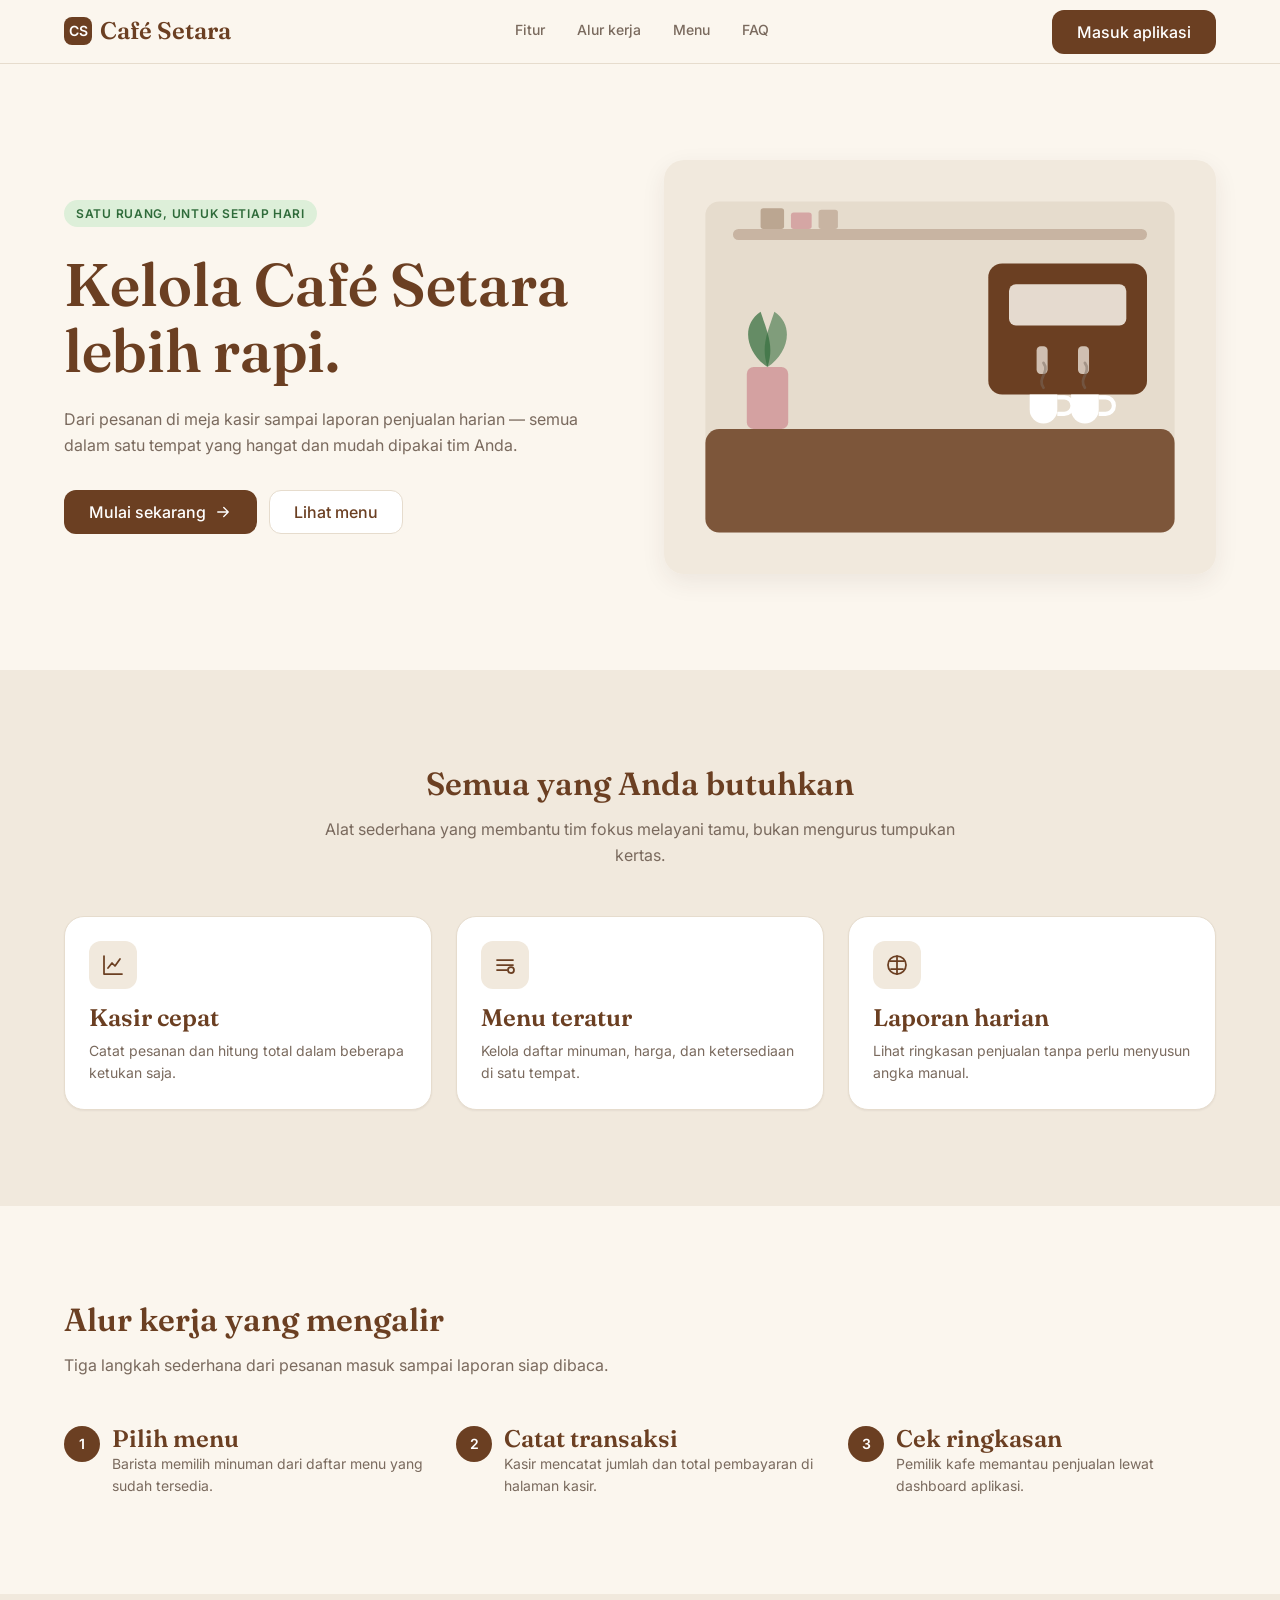
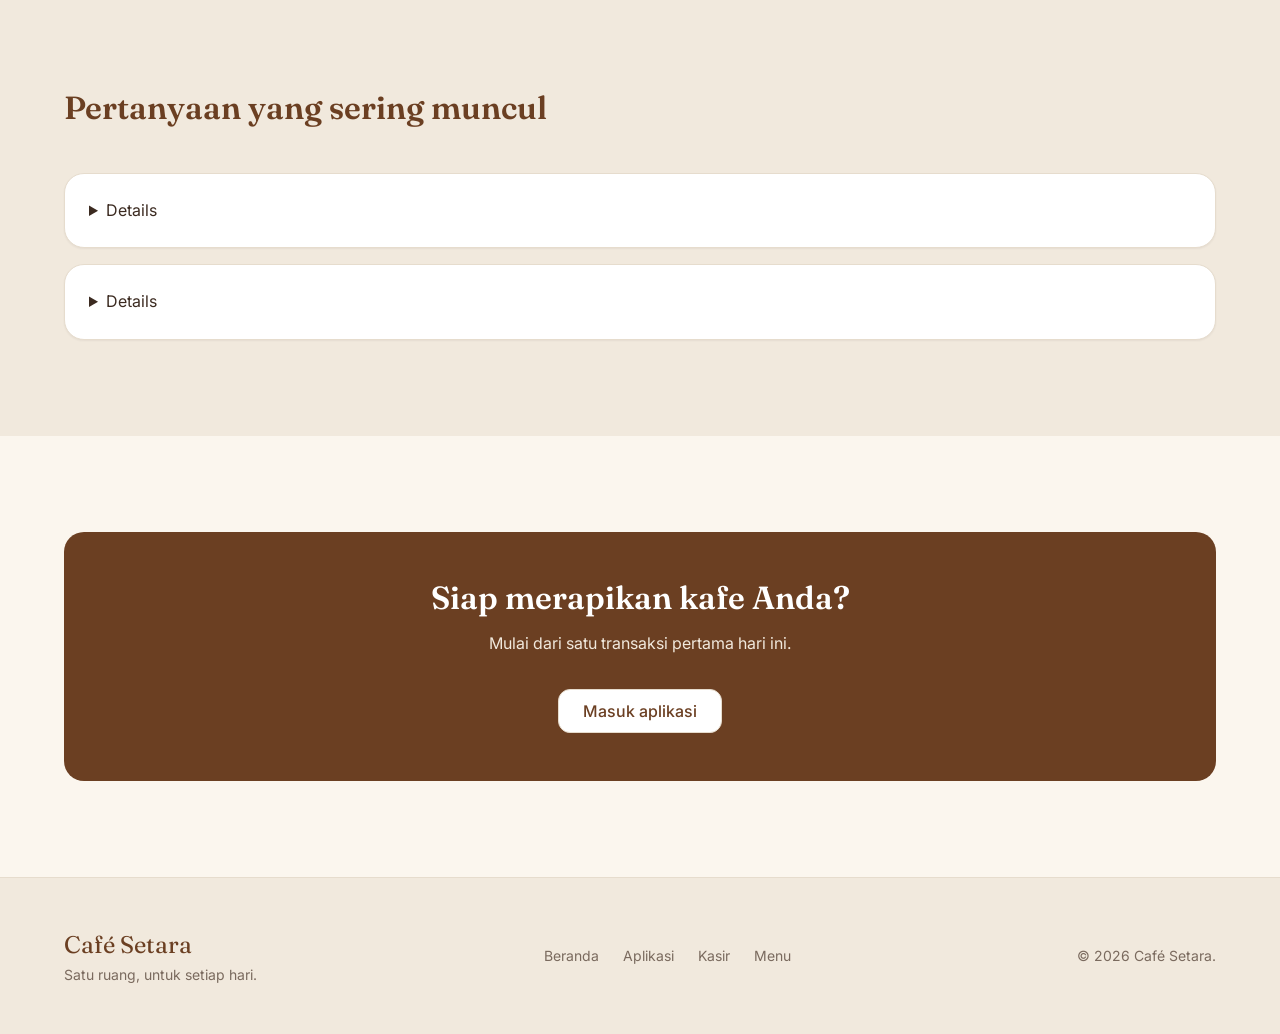
<file: index.html>
<!DOCTYPE html>
<html lang="id">
<head>
  <meta charset="UTF-8">
  <meta name="viewport" content="width=device-width, initial-scale=1.0">
  <title>Café Setara — Kelola Café Setara lebih rapi</title>
  <link rel="stylesheet" href="css/tokens.css">
  <link rel="stylesheet" href="css/base.css">
  <link rel="stylesheet" href="css/components.css">
  <link rel="stylesheet" href="css/pages.css">
</head>
<body>

  <!-- Navbar -->
  <header class="navbar">
    <div class="container navbar__inner">
      <a class="navbar__logo" href="index.html" aria-label="Café Setara — Beranda">
        <span class="navbar__logo-mark" aria-hidden="true">CS</span>
        Café Setara
      </a>
      <nav class="navbar__menu" aria-label="Navigasi utama">
        <a class="navbar__link" href="#fitur">Fitur</a>
        <a class="navbar__link" href="#alur">Alur kerja</a>
        <a class="navbar__link" href="menu.html">Menu</a>
        <a class="navbar__link" href="#faq">FAQ</a>
      </nav>
      <div class="navbar__actions">
        <a class="btn btn--primary" href="app.html">Masuk aplikasi</a>
      </div>
    </div>
  </header>

  <main>
    <!-- Hero -->
    <section class="hero">
      <div class="container hero__inner">
        <div>
          <span class="badge badge--success hero__badge">Satu ruang, untuk setiap hari</span>
          <h1 class="hero__title">Kelola Café Setara lebih rapi.</h1>
          <p class="hero__subtitle">
            Dari pesanan di meja kasir sampai laporan penjualan harian — semua dalam satu tempat yang hangat dan mudah dipakai tim Anda.
          </p>
          <div class="hero__actions">
            <a class="btn btn--primary" href="app.html">
              Mulai sekarang
              <svg viewBox="0 0 24 24" fill="none" stroke="currentColor" stroke-linecap="round" stroke-linejoin="round" aria-hidden="true"><path d="M5 12h14M13 6l6 6-6 6"/></svg>
            </a>
            <a class="btn btn--secondary" href="menu.html">Lihat menu</a>
          </div>
        </div>
        <div class="hero__media">
          <img src="assets/img/hero.svg" alt="Barista meracik kopi di Café Setara">
        </div>
      </div>
    </section>

    <!-- Fitur -->
    <section class="section section--muted" id="fitur">
      <div class="container">
        <div class="section__head section__head--center">
          <h2 class="section__title">Semua yang Anda butuhkan</h2>
          <p class="section__subtitle">Alat sederhana yang membantu tim fokus melayani tamu, bukan mengurus tumpukan kertas.</p>
        </div>
        <div class="grid grid--3">
          <article class="card">
            <div class="feature-icon" aria-hidden="true"><svg viewBox="0 0 24 24" fill="none" stroke="currentColor" stroke-linecap="round" stroke-linejoin="round"><path d="M3 3v18h18M7 15l4-5 3 3 5-7"/></svg></div>
            <h3 class="card__title">Kasir cepat</h3>
            <p class="card__text">Catat pesanan dan hitung total dalam beberapa ketukan saja.</p>
          </article>
          <article class="card">
            <div class="feature-icon" aria-hidden="true"><svg viewBox="0 0 24 24" fill="none" stroke="currentColor" stroke-linecap="round" stroke-linejoin="round"><path d="M4 7h16M4 12h16M4 17h10"/><circle cx="18" cy="17" r="3"/></svg></div>
            <h3 class="card__title">Menu teratur</h3>
            <p class="card__text">Kelola daftar minuman, harga, dan ketersediaan di satu tempat.</p>
          </article>
          <article class="card">
            <div class="feature-icon" aria-hidden="true"><svg viewBox="0 0 24 24" fill="none" stroke="currentColor" stroke-linecap="round" stroke-linejoin="round"><path d="M12 3v18M5 8h14M6 16h12"/><circle cx="12" cy="12" r="9"/></svg></div>
            <h3 class="card__title">Laporan harian</h3>
            <p class="card__text">Lihat ringkasan penjualan tanpa perlu menyusun angka manual.</p>
          </article>
        </div>
      </div>
    </section>

    <!-- Alur kerja -->
    <section class="section" id="alur">
      <div class="container">
        <div class="section__head">
          <h2 class="section__title">Alur kerja yang mengalir</h2>
          <p class="section__subtitle">Tiga langkah sederhana dari pesanan masuk sampai laporan siap dibaca.</p>
        </div>
        <div class="grid grid--3">
          <div class="step">
            <span class="step__number">1</span>
            <h3>Pilih menu</h3>
            <p class="card__text">Barista memilih minuman dari daftar menu yang sudah tersedia.</p>
          </div>
          <div class="step">
            <span class="step__number">2</span>
            <h3>Catat transaksi</h3>
            <p class="card__text">Kasir mencatat jumlah dan total pembayaran di halaman kasir.</p>
          </div>
          <div class="step">
            <span class="step__number">3</span>
            <h3>Cek ringkasan</h3>
            <p class="card__text">Pemilik kafe memantau penjualan lewat dashboard aplikasi.</p>
          </div>
        </div>
      </div>
    </section>

    <!-- FAQ -->
    <section class="section section--muted" id="faq">
      <div class="container">
        <div class="section__head">
          <h2 class="section__title">Pertanyaan yang sering muncul</h2>
        </div>
        <div class="stack">
          <details class="card">
            <h3>Apakah aplikasi ini perlu dipasang?</h3>
            <p class="card__text">Tidak. Café Setara berjalan langsung di browser, baik di komputer maupun ponsel.</p>
          </details>
          <details class="card">
            <h3>Bisakah tim menggunakan bersamaan?</h3>
            <p class="card__text">Bisa. Setiap perangkat dapat membuka halaman kasir dan menu yang sama.</p>
          </details>
        </div>
      </div>
    </section>

    <!-- CTA -->
    <section class="section">
      <div class="container">
        <div class="cta-band">
          <h2 class="cta-band__title">Siap merapikan kafe Anda?</h2>
          <p class="cta-band__text">Mulai dari satu transaksi pertama hari ini.</p>
          <a class="btn btn--secondary" href="app.html">Masuk aplikasi</a>
        </div>
      </div>
    </section>
  </main>

  <!-- Footer -->
  <footer class="footer">
    <div class="container footer__inner">
      <div>
        <p class="footer__tagline">Café Setara</p>
        <p class="footer__text">Satu ruang, untuk setiap hari.</p>
      </div>
      <nav class="footer__nav" aria-label="Navigasi footer">
        <a href="index.html">Beranda</a>
        <a href="app.html">Aplikasi</a>
        <a href="kasir.html">Kasir</a>
        <a href="menu.html">Menu</a>
      </nav>
      <p class="footer__text">&copy; 2026 Café Setara.</p>
    </div>
  </footer>

</body>
</html>
</file>
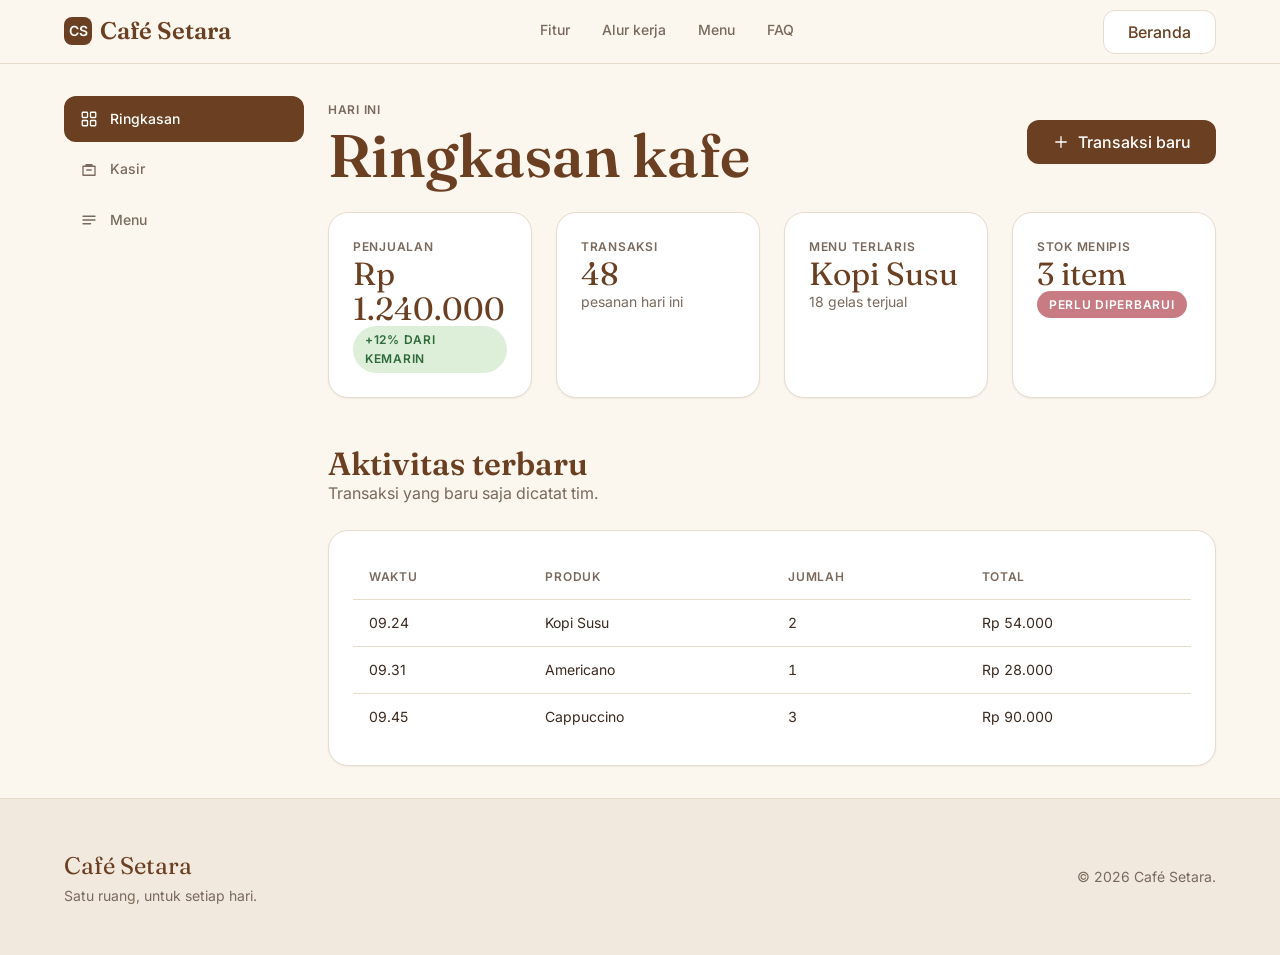
<file: app.html>
<!DOCTYPE html>
<html lang="id">
<head>
  <meta charset="UTF-8">
  <meta name="viewport" content="width=device-width, initial-scale=1.0">
  <title>Aplikasi — Café Setara</title>
  <link rel="stylesheet" href="css/tokens.css">
  <link rel="stylesheet" href="css/base.css">
  <link rel="stylesheet" href="css/components.css">
  <link rel="stylesheet" href="css/pages.css">
</head>
<body>

  <header class="navbar">
    <div class="container navbar__inner">
      <a class="navbar__logo" href="index.html">
        <span class="navbar__logo-mark" aria-hidden="true">CS</span>
        Café Setara
      </a>
      <nav class="navbar__menu" aria-label="Navigasi utama">
        <a class="navbar__link" href="index.html#fitur">Fitur</a>
        <a class="navbar__link" href="index.html#alur">Alur kerja</a>
        <a class="navbar__link" href="menu.html">Menu</a>
        <a class="navbar__link" href="index.html#faq">FAQ</a>
      </nav>
      <div class="navbar__actions">
        <a class="btn btn--secondary" href="index.html">Beranda</a>
      </div>
    </div>
  </header>

  <main class="container app-shell">
    <!-- Sidebar -->
    <aside class="sidebar" aria-label="Navigasi aplikasi">
      <a class="sidebar__link" href="app.html" aria-current="page">
        <svg viewBox="0 0 24 24" fill="none" stroke="currentColor" stroke-linecap="round" stroke-linejoin="round" aria-hidden="true"><rect x="3" y="3" width="7" height="7" rx="1"/><rect x="14" y="3" width="7" height="7" rx="1"/><rect x="3" y="14" width="7" height="7" rx="1"/><rect x="14" y="14" width="7" height="7" rx="1"/></svg>
        Ringkasan
      </a>
      <a class="sidebar__link" href="kasir.html">
        <svg viewBox="0 0 24 24" fill="none" stroke="currentColor" stroke-linecap="round" stroke-linejoin="round" aria-hidden="true"><path d="M4 7h16v12H4zM8 7V5h8v2M9 12h6"/></svg>
        Kasir
      </a>
      <a class="sidebar__link" href="menu.html">
        <svg viewBox="0 0 24 24" fill="none" stroke="currentColor" stroke-linecap="round" stroke-linejoin="round" aria-hidden="true"><path d="M4 7h16M4 12h16M4 17h10"/></svg>
        Menu
      </a>
    </aside>

    <div>
      <div class="page-head">
        <div>
          <span class="caption text-muted">Hari ini</span>
          <h1>Ringkasan kafe</h1>
        </div>
        <a class="btn btn--primary" href="kasir.html">
          <svg viewBox="0 0 24 24" fill="none" stroke="currentColor" stroke-linecap="round" stroke-linejoin="round" aria-hidden="true"><path d="M12 5v14M5 12h14"/></svg>
          Transaksi baru
        </a>
      </div>

      <div class="grid grid--4">
        <article class="card">
          <p class="caption text-muted">Penjualan</p>
          <p class="stat-value">Rp 1.240.000</p>
          <span class="badge badge--success">+12% dari kemarin</span>
        </article>
        <article class="card">
          <p class="caption text-muted">Transaksi</p>
          <p class="stat-value">48</p>
          <p class="card__text">pesanan hari ini</p>
        </article>
        <article class="card">
          <p class="caption text-muted">Menu terlaris</p>
          <p class="stat-value">Kopi Susu</p>
          <p class="card__text">18 gelas terjual</p>
        </article>
        <article class="card">
          <p class="caption text-muted">Stok menipis</p>
          <p class="stat-value">3 item</p>
          <span class="badge badge--accent">Perlu diperbarui</span>
        </article>
      </div>

      <div class="section__head mt-12 mb-6">
        <h2>Aktivitas terbaru</h2>
        <p class="section__subtitle">Transaksi yang baru saja dicatat tim.</p>
      </div>

      <article class="card">
        <div class="table-wrap">
          <table class="table">
            <thead>
              <tr>
                <th scope="col">Waktu</th>
                <th scope="col">Produk</th>
                <th scope="col" class="table__num">Jumlah</th>
                <th scope="col" class="table__num">Total</th>
              </tr>
            </thead>
            <tbody>
              <tr><td>09.24</td><td>Kopi Susu</td><td class="table__num">2</td><td class="table__num">Rp 54.000</td></tr>
              <tr><td>09.31</td><td>Americano</td><td class="table__num">1</td><td class="table__num">Rp 28.000</td></tr>
              <tr><td>09.45</td><td>Cappuccino</td><td class="table__num">3</td><td class="table__num">Rp 90.000</td></tr>
            </tbody>
          </table>
        </div>
      </article>
    </div>
  </main>

  <footer class="footer">
    <div class="container footer__inner">
      <div>
        <p class="footer__tagline">Café Setara</p>
        <p class="footer__text">Satu ruang, untuk setiap hari.</p>
      </div>
      <p class="footer__text">&copy; 2026 Café Setara.</p>
    </div>
  </footer>

</body>
</html>
</file>
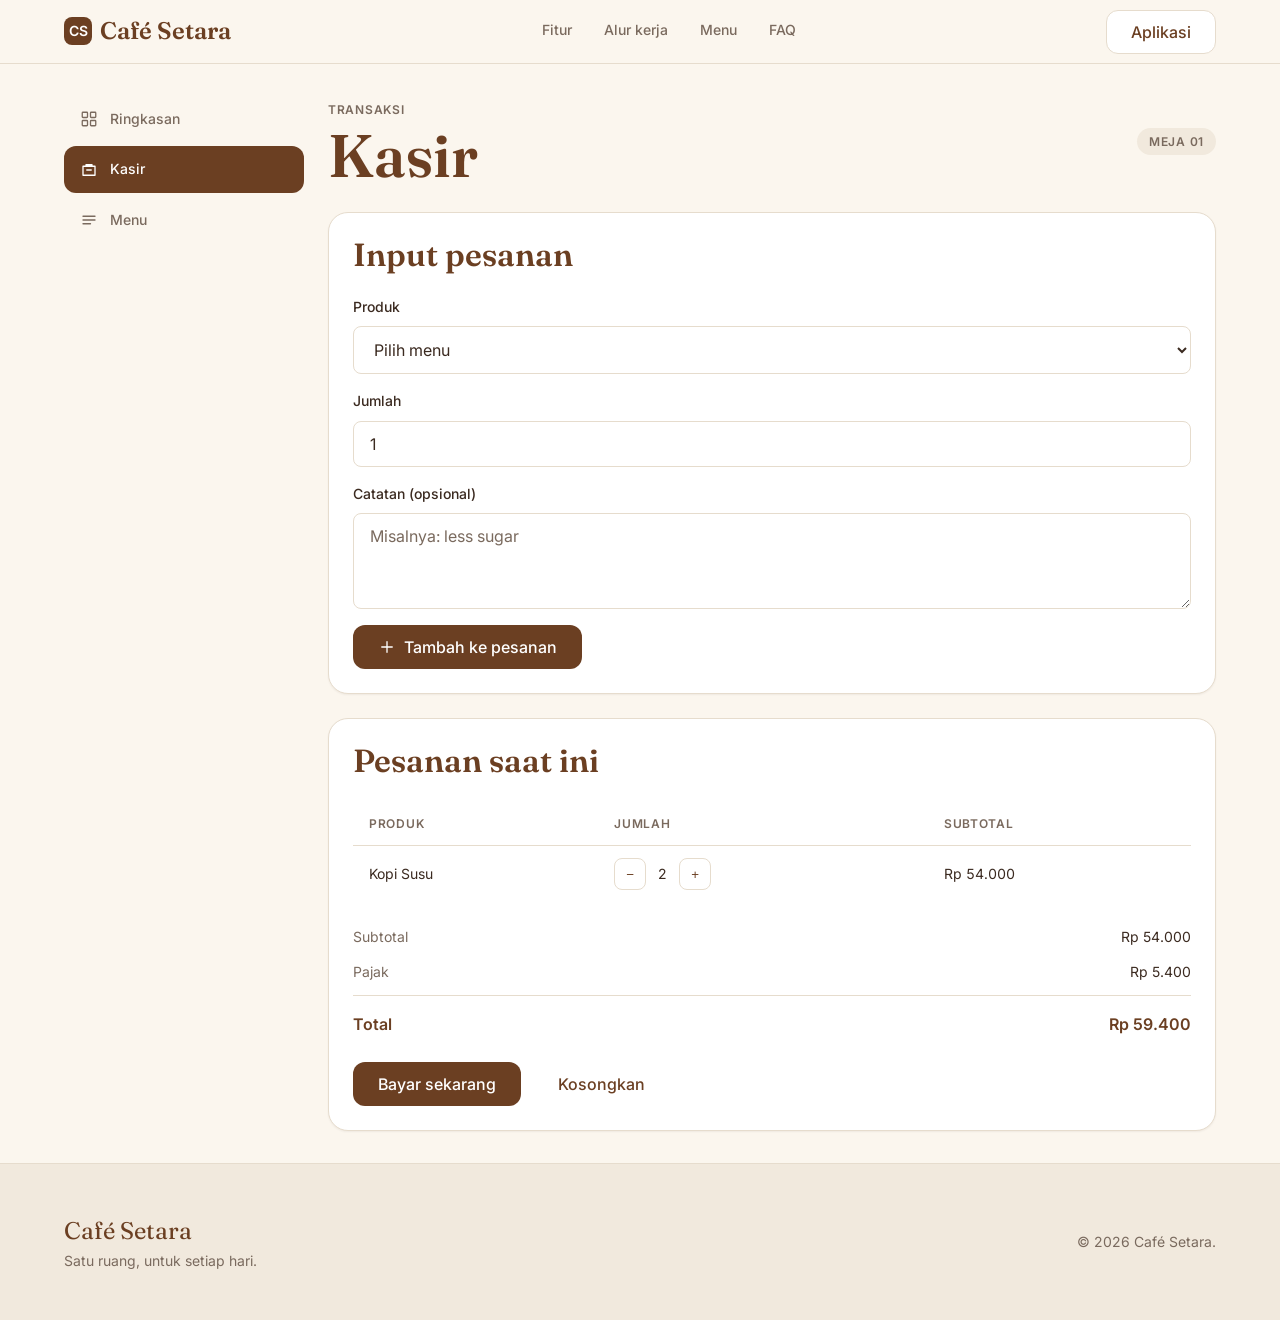
<file: kasir.html>
<!DOCTYPE html>
<html lang="id">
<head>
  <meta charset="UTF-8">
  <meta name="viewport" content="width=device-width, initial-scale=1.0">
  <title>Kasir — Café Setara</title>
  <link rel="stylesheet" href="css/tokens.css">
  <link rel="stylesheet" href="css/base.css">
  <link rel="stylesheet" href="css/components.css">
  <link rel="stylesheet" href="css/pages.css">
</head>
<body>

  <header class="navbar">
    <div class="container navbar__inner">
      <a class="navbar__logo" href="index.html">
        <span class="navbar__logo-mark" aria-hidden="true">CS</span>
        Café Setara
      </a>
      <nav class="navbar__menu" aria-label="Navigasi utama">
        <a class="navbar__link" href="index.html#fitur">Fitur</a>
        <a class="navbar__link" href="index.html#alur">Alur kerja</a>
        <a class="navbar__link" href="menu.html">Menu</a>
        <a class="navbar__link" href="index.html#faq">FAQ</a>
      </nav>
      <div class="navbar__actions">
        <a class="btn btn--secondary" href="app.html">Aplikasi</a>
      </div>
    </div>
  </header>

  <main class="container app-shell">
    <aside class="sidebar" aria-label="Navigasi aplikasi">
      <a class="sidebar__link" href="app.html">
        <svg viewBox="0 0 24 24" fill="none" stroke="currentColor" stroke-linecap="round" stroke-linejoin="round" aria-hidden="true"><rect x="3" y="3" width="7" height="7" rx="1"/><rect x="14" y="3" width="7" height="7" rx="1"/><rect x="3" y="14" width="7" height="7" rx="1"/><rect x="14" y="14" width="7" height="7" rx="1"/></svg>
        Ringkasan
      </a>
      <a class="sidebar__link" href="kasir.html" aria-current="page">
        <svg viewBox="0 0 24 24" fill="none" stroke="currentColor" stroke-linecap="round" stroke-linejoin="round" aria-hidden="true"><path d="M4 7h16v12H4zM8 7V5h8v2M9 12h6"/></svg>
        Kasir
      </a>
      <a class="sidebar__link" href="menu.html">
        <svg viewBox="0 0 24 24" fill="none" stroke="currentColor" stroke-linecap="round" stroke-linejoin="round" aria-hidden="true"><path d="M4 7h16M4 12h16M4 17h10"/></svg>
        Menu
      </a>
    </aside>

    <div>
      <div class="page-head">
        <div>
          <span class="caption text-muted">Transaksi</span>
          <h1>Kasir</h1>
        </div>
        <span class="badge badge--neutral">Meja 01</span>
      </div>

      <div class="grid cols-1">
        <article class="card">
          <h2 class="card__title">Input pesanan</h2>
          <form class="stack mt-6" action="#" method="post">
            <div class="field">
              <label class="field__label" for="produk">Produk</label>
              <select class="select" id="produk" name="produk" required>
                <option value="">Pilih menu</option>
                <option value="kopi-susu">Kopi Susu — Rp 27.000</option>
                <option value="americano">Americano — Rp 28.000</option>
                <option value="cappuccino">Cappuccino — Rp 30.000</option>
              </select>
            </div>
            <div class="field">
              <label class="field__label" for="jumlah">Jumlah</label>
              <input class="input" type="number" id="jumlah" name="jumlah" min="1" value="1" required>
            </div>
            <div class="field">
              <label class="field__label" for="catatan">Catatan (opsional)</label>
              <textarea class="textarea" id="catatan" name="catatan" placeholder="Misalnya: less sugar"></textarea>
            </div>
            <div>
              <button class="btn btn--primary" type="submit">
                <svg viewBox="0 0 24 24" fill="none" stroke="currentColor" stroke-linecap="round" stroke-linejoin="round" aria-hidden="true"><path d="M12 5v14M5 12h14"/></svg>
                Tambah ke pesanan
              </button>
            </div>
          </form>
        </article>

        <article class="card">
          <h2 class="card__title">Pesanan saat ini</h2>
          <div class="table-wrap mt-6">
            <table class="table">
              <thead>
                <tr>
                  <th scope="col">Produk</th>
                  <th scope="col">Jumlah</th>
                  <th scope="col" class="table__num">Subtotal</th>
                </tr>
              </thead>
              <tbody>
                <tr>
                  <td>Kopi Susu</td>
                  <td>
                    <div class="qty">
                      <button class="qty__btn" type="button" aria-label="Kurangi jumlah">&minus;</button>
                      <span>2</span>
                      <button class="qty__btn" type="button" aria-label="Tambah jumlah">+</button>
                    </div>
                  </td>
                  <td class="table__num">Rp 54.000</td>
                </tr>
              </tbody>
            </table>
          </div>

          <div class="summary mt-6">
            <div class="summary__row"><span class="text-muted">Subtotal</span><span>Rp 54.000</span></div>
            <div class="summary__row"><span class="text-muted">Pajak</span><span>Rp 5.400</span></div>
            <div class="summary__row summary__row--total"><span>Total</span><span>Rp 59.400</span></div>
          </div>

          <div class="hero__actions mt-6">
            <button class="btn btn--primary" type="button">Bayar sekarang</button>
            <button class="btn btn--ghost" type="button">Kosongkan</button>
          </div>
        </article>
      </div>
    </div>
  </main>

  <footer class="footer">
    <div class="container footer__inner">
      <div>
        <p class="footer__tagline">Café Setara</p>
        <p class="footer__text">Satu ruang, untuk setiap hari.</p>
      </div>
      <p class="footer__text">&copy; 2026 Café Setara.</p>
    </div>
  </footer>

</body>
</html>
</file>
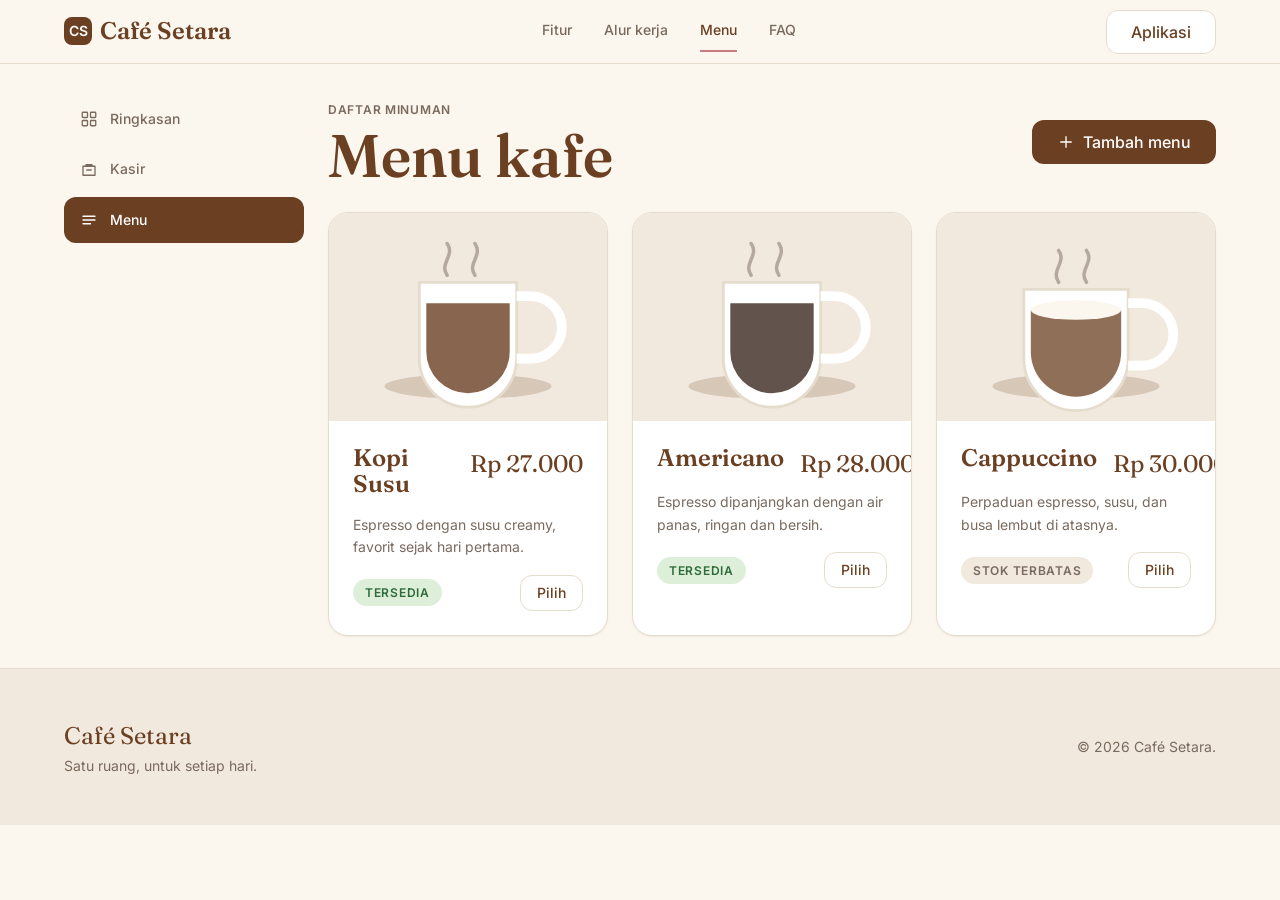
<file: menu.html>
<!DOCTYPE html>
<html lang="id">
<head>
  <meta charset="UTF-8">
  <meta name="viewport" content="width=device-width, initial-scale=1.0">
  <title>Menu — Café Setara</title>
  <link rel="stylesheet" href="css/tokens.css">
  <link rel="stylesheet" href="css/base.css">
  <link rel="stylesheet" href="css/components.css">
  <link rel="stylesheet" href="css/pages.css">
</head>
<body>

  <header class="navbar">
    <div class="container navbar__inner">
      <a class="navbar__logo" href="index.html">
        <span class="navbar__logo-mark" aria-hidden="true">CS</span>
        Café Setara
      </a>
      <nav class="navbar__menu" aria-label="Navigasi utama">
        <a class="navbar__link" href="index.html#fitur">Fitur</a>
        <a class="navbar__link" href="index.html#alur">Alur kerja</a>
        <a class="navbar__link" href="menu.html" aria-current="page">Menu</a>
        <a class="navbar__link" href="index.html#faq">FAQ</a>
      </nav>
      <div class="navbar__actions">
        <a class="btn btn--secondary" href="app.html">Aplikasi</a>
      </div>
    </div>
  </header>

  <main class="container app-shell">
    <aside class="sidebar" aria-label="Navigasi aplikasi">
      <a class="sidebar__link" href="app.html">
        <svg viewBox="0 0 24 24" fill="none" stroke="currentColor" stroke-linecap="round" stroke-linejoin="round" aria-hidden="true"><rect x="3" y="3" width="7" height="7" rx="1"/><rect x="14" y="3" width="7" height="7" rx="1"/><rect x="3" y="14" width="7" height="7" rx="1"/><rect x="14" y="14" width="7" height="7" rx="1"/></svg>
        Ringkasan
      </a>
      <a class="sidebar__link" href="kasir.html">
        <svg viewBox="0 0 24 24" fill="none" stroke="currentColor" stroke-linecap="round" stroke-linejoin="round" aria-hidden="true"><path d="M4 7h16v12H4zM8 7V5h8v2M9 12h6"/></svg>
        Kasir
      </a>
      <a class="sidebar__link" href="menu.html" aria-current="page">
        <svg viewBox="0 0 24 24" fill="none" stroke="currentColor" stroke-linecap="round" stroke-linejoin="round" aria-hidden="true"><path d="M4 7h16M4 12h16M4 17h10"/></svg>
        Menu
      </a>
    </aside>

    <div>
      <div class="page-head">
        <div>
          <span class="caption text-muted">Daftar minuman</span>
          <h1>Menu kafe</h1>
        </div>
        <button class="btn btn--primary" type="button">
          <svg viewBox="0 0 24 24" fill="none" stroke="currentColor" stroke-linecap="round" stroke-linejoin="round" aria-hidden="true"><path d="M12 5v14M5 12h14"/></svg>
          Tambah menu
        </button>
      </div>

      <div class="grid grid--3">
        <article class="card menu-card">
          <img class="menu-card__img" src="assets/img/menu-kopi-susu.svg" alt="Kopi Susu">
          <div class="menu-card__body">
            <div class="menu-card__head">
              <h3 class="card__title">Kopi Susu</h3>
              <span class="menu-card__price">Rp 27.000</span>
            </div>
            <p class="card__text">Espresso dengan susu creamy, favorit sejak hari pertama.</p>
            <div class="menu-card__foot">
              <span class="badge badge--success">Tersedia</span>
              <button class="btn btn--secondary btn--sm" type="button">Pilih</button>
            </div>
          </div>
        </article>

        <article class="card menu-card">
          <img class="menu-card__img" src="assets/img/menu-americano.svg" alt="Americano">
          <div class="menu-card__body">
            <div class="menu-card__head">
              <h3 class="card__title">Americano</h3>
              <span class="menu-card__price">Rp 28.000</span>
            </div>
            <p class="card__text">Espresso dipanjangkan dengan air panas, ringan dan bersih.</p>
            <div class="menu-card__foot">
              <span class="badge badge--success">Tersedia</span>
              <button class="btn btn--secondary btn--sm" type="button">Pilih</button>
            </div>
          </div>
        </article>

        <article class="card menu-card">
          <img class="menu-card__img" src="assets/img/menu-cappuccino.svg" alt="Cappuccino">
          <div class="menu-card__body">
            <div class="menu-card__head">
              <h3 class="card__title">Cappuccino</h3>
              <span class="menu-card__price">Rp 30.000</span>
            </div>
            <p class="card__text">Perpaduan espresso, susu, dan busa lembut di atasnya.</p>
            <div class="menu-card__foot">
              <span class="badge badge--neutral">Stok terbatas</span>
              <button class="btn btn--secondary btn--sm" type="button">Pilih</button>
            </div>
          </div>
        </article>
      </div>
    </div>
  </main>

  <footer class="footer">
    <div class="container footer__inner">
      <div>
        <p class="footer__tagline">Café Setara</p>
        <p class="footer__text">Satu ruang, untuk setiap hari.</p>
      </div>
      <p class="footer__text">&copy; 2026 Café Setara.</p>
    </div>
  </footer>

</body>
</html>
</file>
<file: css/tokens.css>
/* ==========================================================================
   DESIGN TOKENS — Café Setara
   SATU sumber kebenaran. Dilarang hardcode warna/font/spacing/radius di file lain.
   Semua nilai di sini; komponen & halaman hanya memakai var(--...).
   ========================================================================== */

/* Font dimuat SATU kali di sini (Asset: Google Fonts).
   Fallback: system-ui (body) / Georgia (heading). */
@import url('https://fonts.googleapis.com/css2?family=Fraunces:opsz,wght@9..144,500;9..144,600&family=Inter:wght@400;500;600&display=swap');

:root {
  /* ---------- Warna ---------- */
  --color-bg: #FBF6EE;
  --color-surface: #FFFFFF;
  --color-surface-muted: #F1E9DD;

  --color-primary: #6B3F22;
  --color-primary-hover: #55321B;
  --color-primary-contrast: #FFFFFF;

  --color-text: #3B2A20;
  --color-text-muted: #7A6A5E;
  --color-border: #E6DCCD;

  --color-accent: #C97B84;

  --color-success-bg: #DDEFD9;
  --color-success-text: #2F6B3A;
  --color-danger: #B3402F;
  --color-warning: #C98A1B;

  /* ---------- Tipografi ---------- */
  --font-heading: 'Fraunces', Georgia, serif;
  --font-body: 'Inter', system-ui, -apple-system, sans-serif;

  --fs-h1: clamp(2.5rem, 5vw, 3.75rem);
  --fs-h2: 2rem;
  --fs-h3: 1.5rem;
  --fs-body: 1rem;
  --fs-small: 0.875rem;
  --fs-caption: 0.75rem;

  --lh-tight: 1.1;
  --lh-body: 1.6;

  --fw-regular: 400;
  --fw-medium: 500;
  --fw-semibold: 600;

  --ls-caption: 0.06em;

  /* ---------- Spacing (kelipatan 4px) ---------- */
  --space-1: 4px;
  --space-2: 8px;
  --space-3: 12px;
  --space-4: 16px;
  --space-6: 24px;
  --space-8: 32px;
  --space-12: 48px;
  --space-16: 64px;
  --space-24: 96px;

  /* ---------- Radius ---------- */
  --radius-sm: 8px;
  --radius-md: 12px;
  --radius-lg: 20px;
  --radius-pill: 999px;

  /* ---------- Shadow lembut ---------- */
  --shadow-sm: 0 1px 2px rgba(59, 42, 32, 0.06);
  --shadow-md: 0 8px 24px rgba(59, 42, 32, 0.08);

  /* ---------- Layout ---------- */
  --container-max: 1200px;
  --container-pad: 24px;
  --container-pad-mobile: 16px;

  --navbar-height: 64px;

  /* ---------- Focus ring ---------- */
  --focus-ring: 0 0 0 2px var(--color-surface), 0 0 0 4px var(--color-accent);

  /* ---------- Breakpoint (dipakai via @media di file lain) ----------
     640 / 768 / 1024 / 1280  */
}
</file>
<file: css/base.css>
/* ==========================================================================
   BASE / RESET — hanya memakai token dari tokens.css
   ========================================================================== */

*,
*::before,
*::after {
  box-sizing: border-box;
  margin: 0;
  padding: 0;
}

html {
  scroll-behavior: smooth;
}

body {
  font-family: var(--font-body);
  font-size: var(--fs-body);
  line-height: var(--lh-body);
  color: var(--color-text);
  background-color: var(--color-bg);
  -webkit-font-smoothing: antialiased;
}

/* ---------- Heading: satu font serif di seluruh aplikasi ---------- */
h1, h2, h3, h4 {
  font-family: var(--font-heading);
  font-weight: var(--fw-semibold);
  color: var(--color-primary);
  line-height: var(--lh-tight);
}

h1 { font-size: var(--fs-h1); }
h2 { font-size: var(--fs-h2); }
h3 { font-size: var(--fs-h3); }

p { color: var(--color-text); }

small { font-size: var(--fs-small); }

a {
  color: var(--color-primary);
  text-decoration: none;
}

img {
  max-width: 100%;
  display: block;
}

ul {
  list-style: none;
}

/* ---------- Utilitas teks ---------- */
.text-muted {
  color: var(--color-text-muted);
}

.caption {
  font-size: var(--fs-caption);
  text-transform: uppercase;
  letter-spacing: var(--ls-caption);
  font-weight: var(--fw-semibold);
}

/* ---------- Container ---------- */
.container {
  width: 100%;
  max-width: var(--container-max);
  margin-inline: auto;
  padding-inline: var(--container-pad-mobile);
}

@media (min-width: 640px) {
  .container { padding-inline: var(--container-pad); }
}

/* ---------- Aksesibilitas ---------- */
.visually-hidden {
  position: absolute;
  width: 1px;
  height: 1px;
  padding: 0;
  margin: -1px;
  overflow: hidden;
  clip: rect(0, 0, 0, 0);
  white-space: nowrap;
  border: 0;
}

:focus-visible {
  outline: none;
  box-shadow: var(--focus-ring);
}
</file>
<file: css/components.css>
/* ==========================================================================
   KOMPONEN REUSABLE — Café Setara
   Satu definisi per komponen, dipakai semua halaman.
   ========================================================================== */

/* --------------------------------------------------------------------------
   BUTTON — varian: primary | secondary | ghost | accent
   Tinggi 44px, radius-md, font 500, ikon opsional di kiri.
   -------------------------------------------------------------------------- */
.btn {
  display: inline-flex;
  align-items: center;
  justify-content: center;
  gap: var(--space-2);
  min-height: 44px;
  padding-inline: var(--space-6);
  font-family: var(--font-body);
  font-size: var(--fs-body);
  font-weight: var(--fw-medium);
  line-height: 1;
  border-radius: var(--radius-md);
  border: 1px solid transparent;
  cursor: pointer;
  transition: background-color 150ms ease, border-color 150ms ease, color 150ms ease;
}

.btn svg {
  width: 18px;
  height: 18px;
  stroke-width: 1.75;
  flex-shrink: 0;
}

.btn:focus-visible {
  outline: none;
  box-shadow: var(--focus-ring);
}

.btn:disabled {
  opacity: 0.55;
  cursor: not-allowed;
}

.btn--primary {
  background-color: var(--color-primary);
  color: var(--color-primary-contrast);
}
.btn--primary:hover:not(:disabled) {
  background-color: var(--color-primary-hover);
}

.btn--secondary {
  background-color: var(--color-surface);
  color: var(--color-primary);
  border-color: var(--color-border);
}
.btn--secondary:hover:not(:disabled) {
  border-color: var(--color-primary);
}

.btn--ghost {
  background-color: transparent;
  color: var(--color-primary);
}
.btn--ghost:hover:not(:disabled) {
  background-color: var(--color-surface-muted);
}

.btn--accent {
  background-color: var(--color-accent);
  color: var(--color-surface);
}
.btn--accent:hover:not(:disabled) {
  filter: brightness(0.94);
}

.btn--sm {
  min-height: 36px;
  padding-inline: var(--space-4);
  font-size: var(--fs-small);
}

.btn--block {
  width: 100%;
}

/* --------------------------------------------------------------------------
   BADGE / PILL — varian: success | neutral | accent
   -------------------------------------------------------------------------- */
.badge {
  display: inline-flex;
  align-items: center;
  gap: var(--space-1);
  padding: var(--space-1) var(--space-3);
  border-radius: var(--radius-pill);
  font-size: var(--fs-caption);
  font-weight: var(--fw-semibold);
  text-transform: uppercase;
  letter-spacing: var(--ls-caption);
}

.badge--success {
  background-color: var(--color-success-bg);
  color: var(--color-success-text);
}

.badge--neutral {
  background-color: var(--color-surface-muted);
  color: var(--color-text-muted);
}

.badge--accent {
  background-color: var(--color-accent);
  color: var(--color-surface);
}

/* --------------------------------------------------------------------------
   CARD
   -------------------------------------------------------------------------- */
.card {
  background-color: var(--color-surface);
  border: 1px solid var(--color-border);
  border-radius: var(--radius-lg);
  padding: var(--space-6);
  box-shadow: var(--shadow-sm);
}

.card--elevated {
  box-shadow: var(--shadow-md);
}

.card__title {
  margin-bottom: var(--space-2);
}

.card__text {
  color: var(--color-text-muted);
  font-size: var(--fs-small);
}

/* --------------------------------------------------------------------------
   INPUT / SELECT / TEXTAREA
   -------------------------------------------------------------------------- */
.field {
  display: flex;
  flex-direction: column;
  gap: var(--space-2);
}

.field__label {
  font-size: var(--fs-small);
  font-weight: var(--fw-medium);
  color: var(--color-text);
}

.input,
.select,
.textarea {
  width: 100%;
  min-height: 44px;
  padding: var(--space-3) var(--space-4);
  font-family: var(--font-body);
  font-size: var(--fs-body);
  color: var(--color-text);
  background-color: var(--color-surface);
  border: 1px solid var(--color-border);
  border-radius: var(--radius-sm);
  transition: border-color 150ms ease, box-shadow 150ms ease;
}

.textarea {
  min-height: 96px;
  resize: vertical;
}

.input::placeholder,
.textarea::placeholder {
  color: var(--color-text-muted);
}

.input:focus,
.select:focus,
.textarea:focus {
  outline: none;
  border-color: var(--color-primary);
  box-shadow: var(--focus-ring);
}

.input:disabled,
.select:disabled,
.textarea:disabled {
  background-color: var(--color-surface-muted);
  cursor: not-allowed;
}

/* --------------------------------------------------------------------------
   NAVBAR — tinggi 64px, logo kiri, menu tengah, aksi kanan
   -------------------------------------------------------------------------- */
.navbar {
  height: var(--navbar-height);
  background-color: var(--color-bg);
  border-bottom: 1px solid var(--color-border);
  position: sticky;
  top: 0;
  z-index: 10;
}

.navbar__inner {
  height: 100%;
  display: flex;
  align-items: center;
  justify-content: space-between;
  gap: var(--space-6);
}

.navbar__logo {
  display: inline-flex;
  align-items: center;
  gap: var(--space-2);
  font-family: var(--font-heading);
  font-size: var(--fs-h3);
  font-weight: var(--fw-semibold);
  color: var(--color-primary);
  white-space: nowrap;
}

.navbar__logo-mark {
  width: 28px;
  height: 28px;
  display: grid;
  place-items: center;
  background-color: var(--color-primary);
  color: var(--color-primary-contrast);
  border-radius: var(--radius-sm);
  font-family: var(--font-body);
  font-size: var(--fs-small);
  font-weight: var(--fw-semibold);
}

.navbar__menu {
  display: none;
  align-items: center;
  gap: var(--space-8);
}

.navbar__link {
  font-size: var(--fs-small);
  font-weight: var(--fw-medium);
  color: var(--color-text-muted);
  padding-block: var(--space-2);
  border-bottom: 2px solid transparent;
  transition: color 150ms ease, border-color 150ms ease;
}

.navbar__link:hover,
.navbar__link[aria-current='page'] {
  color: var(--color-primary);
  border-bottom-color: var(--color-accent);
}

.navbar__actions {
  display: flex;
  align-items: center;
  gap: var(--space-3);
}

@media (min-width: 768px) {
  .navbar__menu { display: flex; }
}

/* --------------------------------------------------------------------------
   SECTION — padding vertikal 64–96px, heading serif + subteks muted
   -------------------------------------------------------------------------- */
.section {
  padding-block: var(--space-16);
}

@media (min-width: 768px) {
  .section { padding-block: var(--space-24); }
}

.section--muted {
  background-color: var(--color-surface-muted);
}

.section__head {
  max-width: 640px;
  margin-bottom: var(--space-12);
}

.section__title {
  margin-bottom: var(--space-4);
}

.section__subtitle {
  color: var(--color-text-muted);
}

.section__head--center {
  margin-inline: auto;
  text-align: center;
}

/* --------------------------------------------------------------------------
   FOOTER / STRIP — bg surface-muted, tagline serif
   -------------------------------------------------------------------------- */
.footer {
  background-color: var(--color-surface-muted);
  border-top: 1px solid var(--color-border);
  padding-block: var(--space-12);
}

.footer__inner {
  display: flex;
  flex-direction: column;
  gap: var(--space-6);
}

.footer__tagline {
  font-family: var(--font-heading);
  font-size: var(--fs-h3);
  color: var(--color-primary);
}

.footer__text {
  color: var(--color-text-muted);
  font-size: var(--fs-small);
}

.footer__nav {
  display: flex;
  flex-wrap: wrap;
  gap: var(--space-6);
}

.footer__nav a {
  font-size: var(--fs-small);
  color: var(--color-text-muted);
}

.footer__nav a:hover {
  color: var(--color-primary);
}

@media (min-width: 768px) {
  .footer__inner {
    flex-direction: row;
    align-items: center;
    justify-content: space-between;
  }
}

/* --------------------------------------------------------------------------
   GRID utilitas ringan (layout, bukan gaya warna)
   -------------------------------------------------------------------------- */
.grid {
  display: grid;
  gap: var(--space-6);
}

@media (min-width: 640px) {
  .grid--2 { grid-template-columns: repeat(2, minmax(0, 1fr)); }
}
@media (min-width: 1024px) {
  .grid--3 { grid-template-columns: repeat(3, minmax(0, 1fr)); }
  .grid--4 { grid-template-columns: repeat(4, minmax(0, 1fr)); }
}

.stack {
  display: flex;
  flex-direction: column;
  gap: var(--space-4);
}
</file>
<file: css/pages.css>
/* ==========================================================================
   HALAMAN — layout spesifik. Tetap HANYA memakai token & komponen.
   ========================================================================== */

/* ---------- Ikon dalam kartu fitur ---------- */
.feature-icon {
  width: 48px;
  height: 48px;
  display: grid;
  place-items: center;
  border-radius: var(--radius-md);
  background-color: var(--color-surface-muted);
  color: var(--color-primary);
  margin-bottom: var(--space-4);
}

.feature-icon svg {
  width: 24px;
  height: 24px;
  stroke-width: 1.75;
}

/* ---------- Hero ---------- */
.hero {
  padding-block: var(--space-16);
}

@media (min-width: 768px) {
  .hero { padding-block: var(--space-24); }
}

.hero__inner {
  display: grid;
  gap: var(--space-12);
  align-items: center;
}

.hero__badge { margin-bottom: var(--space-6); }

.hero__title { margin-bottom: var(--space-6); }

.hero__subtitle {
  font-size: var(--fs-body);
  color: var(--color-text-muted);
  max-width: 520px;
  margin-bottom: var(--space-8);
}

.hero__actions {
  display: flex;
  flex-wrap: wrap;
  gap: var(--space-3);
}

.hero__media img {
  width: 100%;
  border-radius: var(--radius-lg);
  box-shadow: var(--shadow-md);
  aspect-ratio: 4 / 3;
  object-fit: cover;
}

@media (min-width: 1024px) {
  .hero__inner { grid-template-columns: 1fr 1fr; }
}

/* ---------- Langkah / alur kerja ---------- */
.step {
  position: relative;
  padding-left: var(--space-12);
}

.step__number {
  position: absolute;
  left: 0;
  top: 0;
  width: 36px;
  height: 36px;
  display: grid;
  place-items: center;
  border-radius: var(--radius-pill);
  background-color: var(--color-primary);
  color: var(--color-primary-contrast);
  font-size: var(--fs-small);
  font-weight: var(--fw-semibold);
}

/* ---------- Strip CTA (footer band) ---------- */
.cta-band {
  background-color: var(--color-primary);
  border-radius: var(--radius-lg);
  padding: var(--space-12);
  text-align: center;
}

.cta-band__title {
  color: var(--color-primary-contrast);
  margin-bottom: var(--space-4);
}

.cta-band__text {
  color: var(--color-surface-muted);
  margin-bottom: var(--space-8);
}

.cta-band .btn--secondary {
  background-color: var(--color-surface);
  color: var(--color-primary);
}

/* ---------- Dashboard aplikasi ---------- */
.app-shell {
  display: grid;
  gap: var(--space-6);
  padding-block: var(--space-8);
}

@media (min-width: 1024px) {
  .app-shell {
    grid-template-columns: 240px minmax(0, 1fr);
    align-items: start;
  }
}

.sidebar {
  display: flex;
  flex-direction: column;
  gap: var(--space-1);
}

.sidebar__link {
  display: flex;
  align-items: center;
  gap: var(--space-3);
  padding: var(--space-3) var(--space-4);
  border-radius: var(--radius-md);
  font-size: var(--fs-small);
  font-weight: var(--fw-medium);
  color: var(--color-text-muted);
  transition: background-color 150ms ease, color 150ms ease;
}

.sidebar__link svg {
  width: 18px;
  height: 18px;
  stroke-width: 1.75;
}

.sidebar__link:hover {
  background-color: var(--color-surface-muted);
  color: var(--color-primary);
}

.sidebar__link[aria-current='page'] {
  background-color: var(--color-primary);
  color: var(--color-primary-contrast);
}

.page-head {
  display: flex;
  flex-wrap: wrap;
  align-items: center;
  justify-content: space-between;
  gap: var(--space-4);
  margin-bottom: var(--space-6);
}

.stat-value {
  font-family: var(--font-heading);
  font-size: var(--fs-h2);
  color: var(--color-primary);
  line-height: var(--lh-tight);
}

/* ---------- Tabel (kasir / menu) ---------- */
.table-wrap {
  overflow-x: auto;
}

.table {
  width: 100%;
  border-collapse: collapse;
  font-size: var(--fs-small);
}

.table th,
.table td {
  text-align: left;
  padding: var(--space-3) var(--space-4);
  border-bottom: 1px solid var(--color-border);
}

.table th {
  font-size: var(--fs-caption);
  text-transform: uppercase;
  letter-spacing: var(--ls-caption);
  color: var(--color-text-muted);
  font-weight: var(--fw-semibold);
}

.table tbody tr:last-child td {
  border-bottom: none;
}

.table__num {
  text-align: right;
  font-variant-numeric: tabular-nums;
}

/* ---------- Kartu menu ---------- */
.menu-card {
  overflow: hidden;
  padding: 0;
}

.menu-card__img {
  width: 100%;
  aspect-ratio: 4 / 3;
  object-fit: cover;
}

.menu-card__body {
  padding: var(--space-6);
}

.menu-card__head {
  display: flex;
  align-items: flex-start;
  justify-content: space-between;
  gap: var(--space-4);
  margin-bottom: var(--space-2);
}

.menu-card__price {
  font-family: var(--font-heading);
  font-size: var(--fs-h3);
  color: var(--color-primary);
  white-space: nowrap;
}

.menu-card__foot {
  display: flex;
  align-items: center;
  justify-content: space-between;
  gap: var(--space-3);
  margin-top: var(--space-4);
}

/* ---------- Ringkasan / struk ---------- */
.summary {
  display: flex;
  flex-direction: column;
  gap: var(--space-3);
}

.summary__row {
  display: flex;
  align-items: center;
  justify-content: space-between;
  gap: var(--space-4);
  font-size: var(--fs-small);
}

.summary__row--total {
  border-top: 1px solid var(--color-border);
  padding-top: var(--space-4);
  font-size: var(--fs-body);
  font-weight: var(--fw-semibold);
  color: var(--color-primary);
}

.qty {
  display: inline-flex;
  align-items: center;
  gap: var(--space-3);
}

.qty__btn {
  width: 32px;
  height: 32px;
  display: grid;
  place-items: center;
  border: 1px solid var(--color-border);
  border-radius: var(--radius-sm);
  background-color: var(--color-surface);
  color: var(--color-primary);
  cursor: pointer;
}

.qty__btn:hover {
  border-color: var(--color-primary);
}

.qty__btn:focus-visible {
  outline: none;
  box-shadow: var(--focus-ring);
}

/* ---------- Jarak antar blok (menggantikan inline style) ---------- */
.mt-12 { margin-top: var(--space-12); }
.mt-6 { margin-top: var(--space-6); }
.mb-6 { margin-bottom: var(--space-6); }
.cols-1 { grid-template-columns: minmax(0, 1fr); }

/* ---------- Notifikasi ---------- */
.notifikasi {
  border-left: 4px solid var(--color-border);
}
.notifikasi--success { border-left-color: var(--color-success-text); }
.notifikasi--error { border-left-color: var(--color-danger); }

/* ---------- Input inline (nomor meja) ---------- */
.input--inline {
  display: inline-block;
  width: auto;
  min-height: 32px;
  padding: var(--space-1) var(--space-2);
  font-size: var(--fs-small);
  vertical-align: middle;
}
</file>
